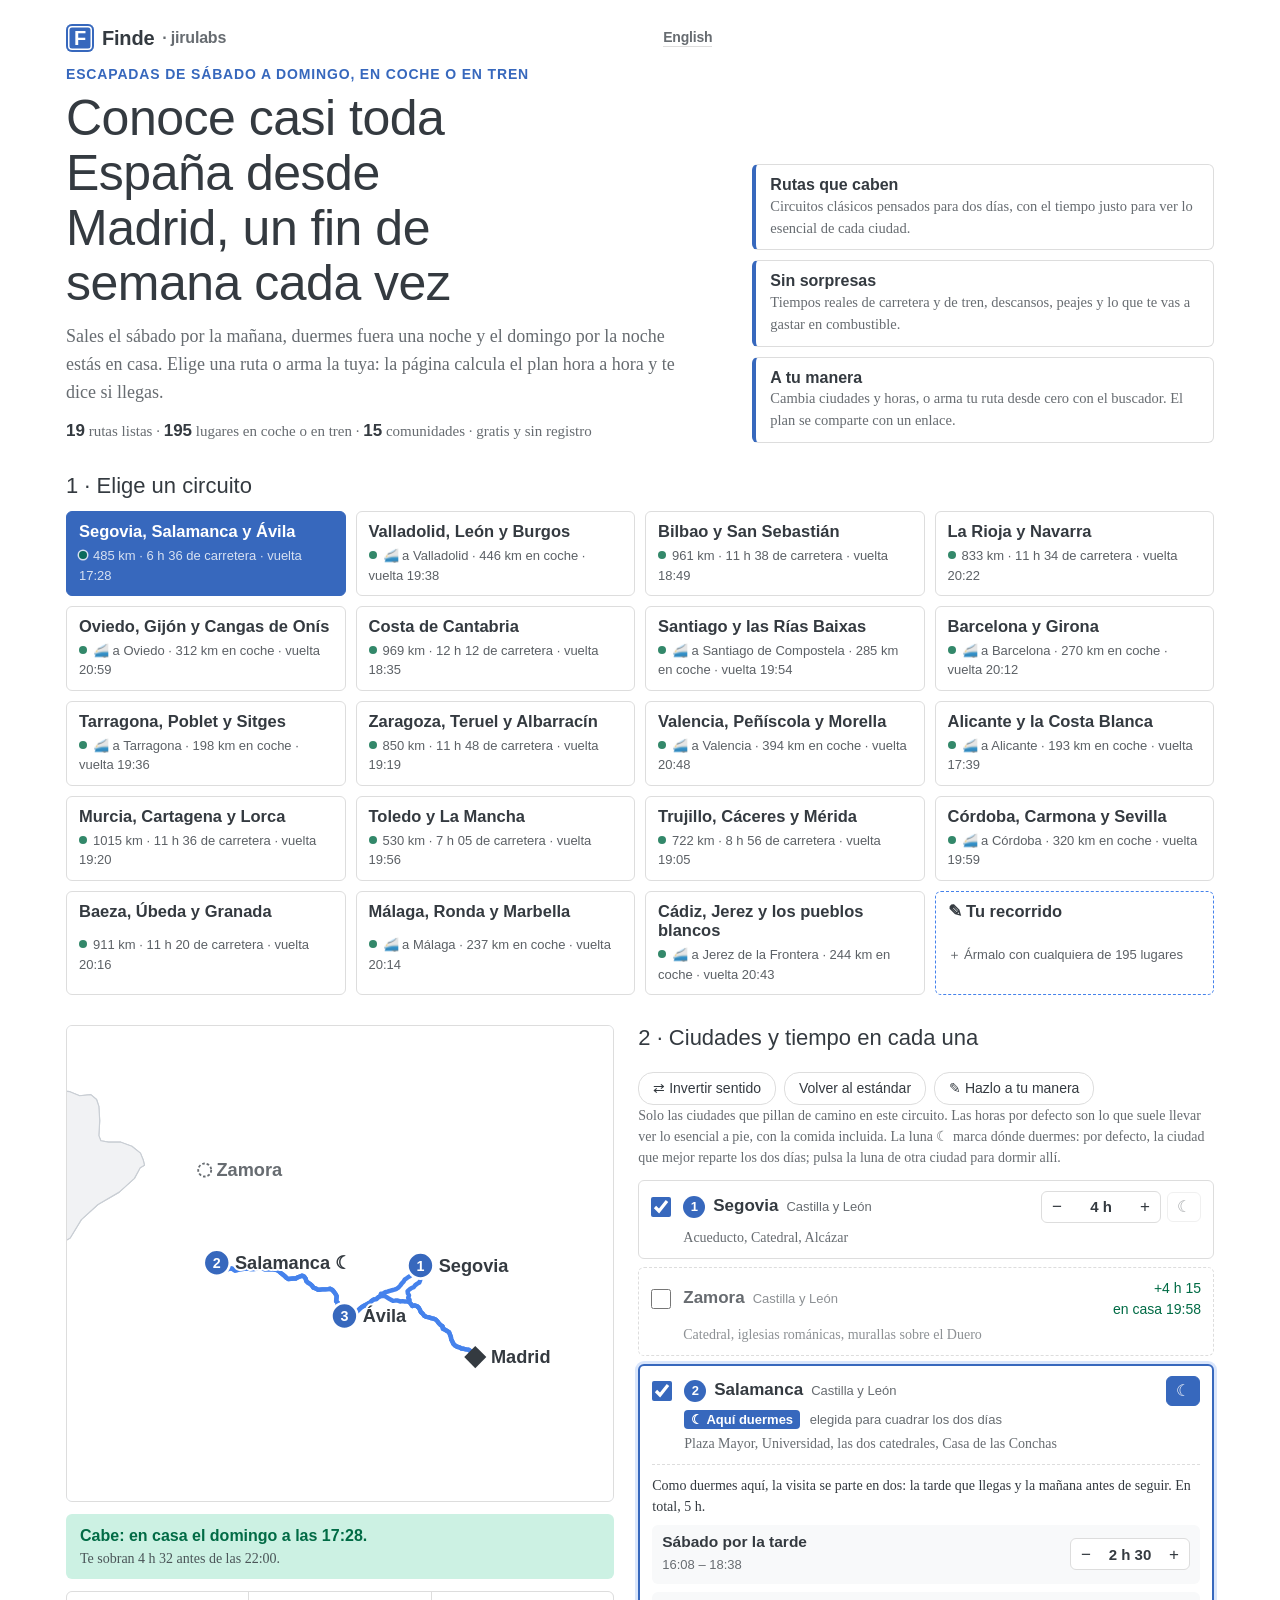
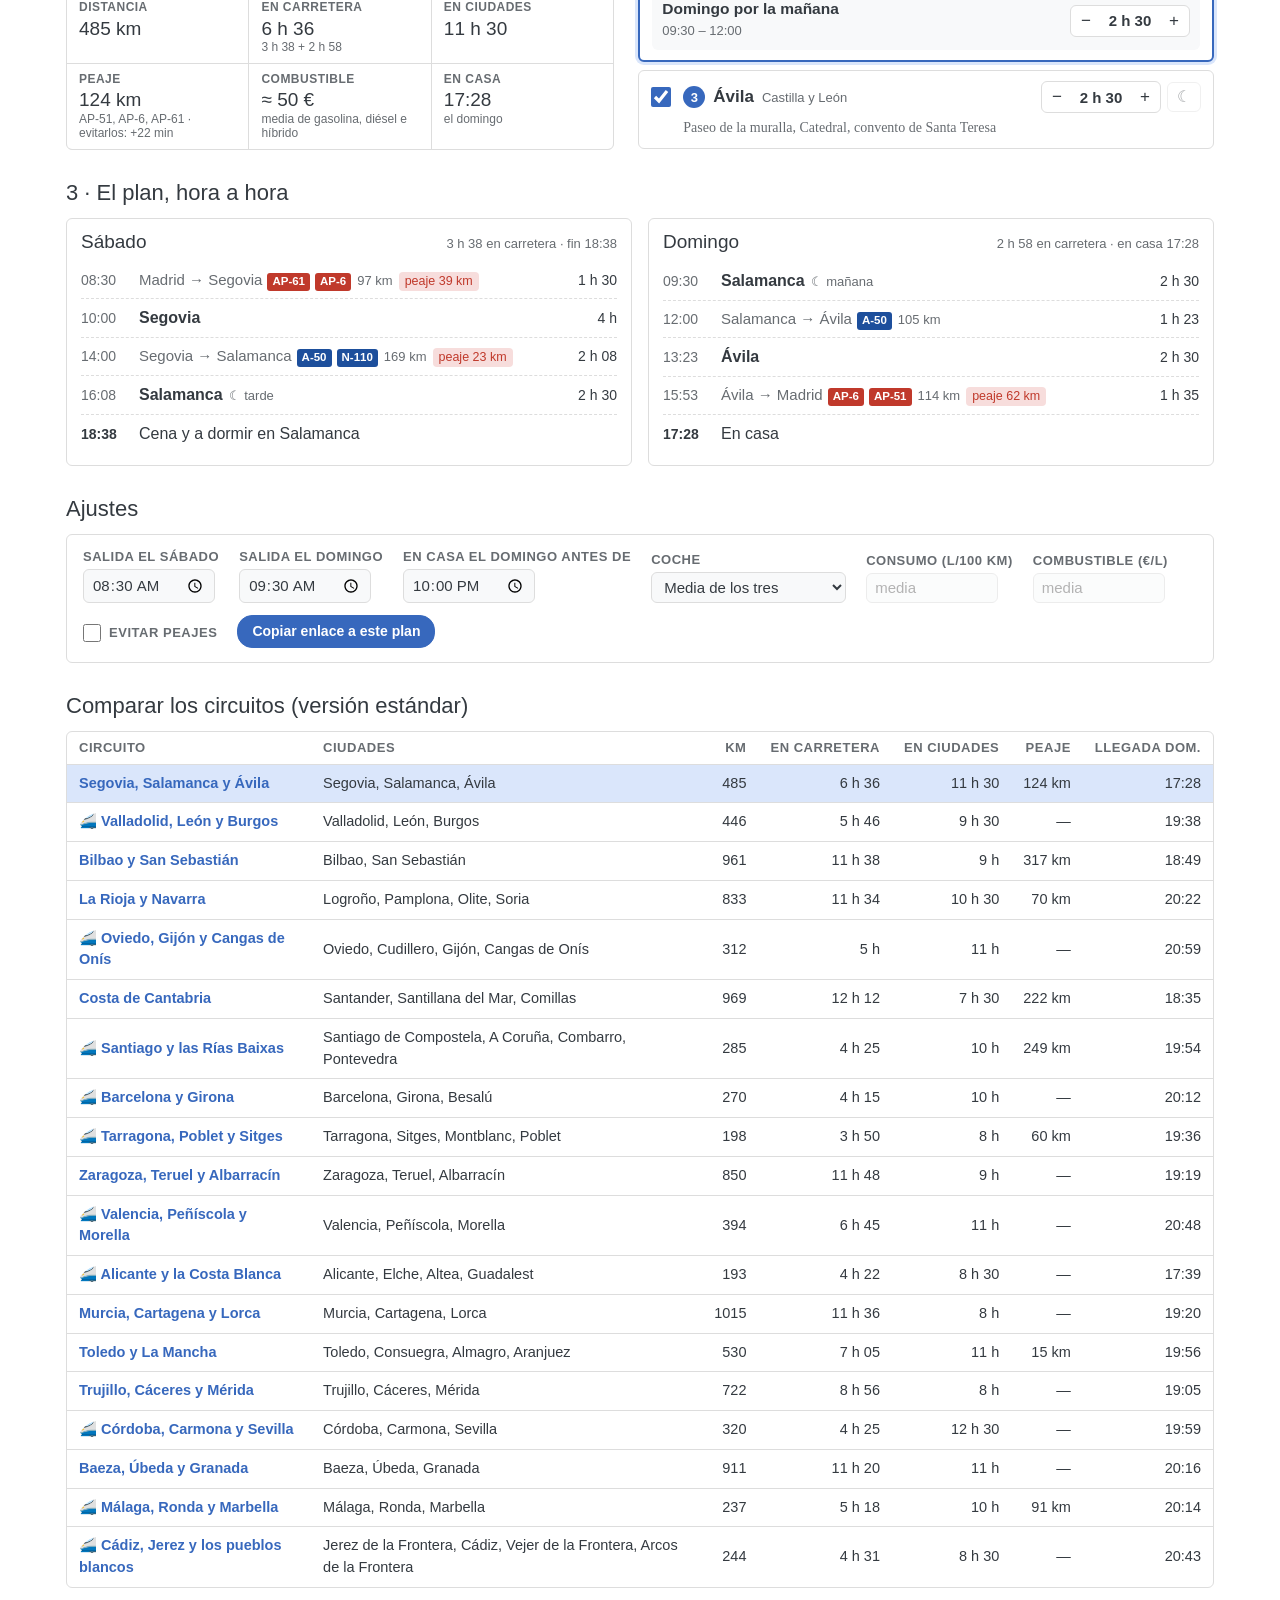
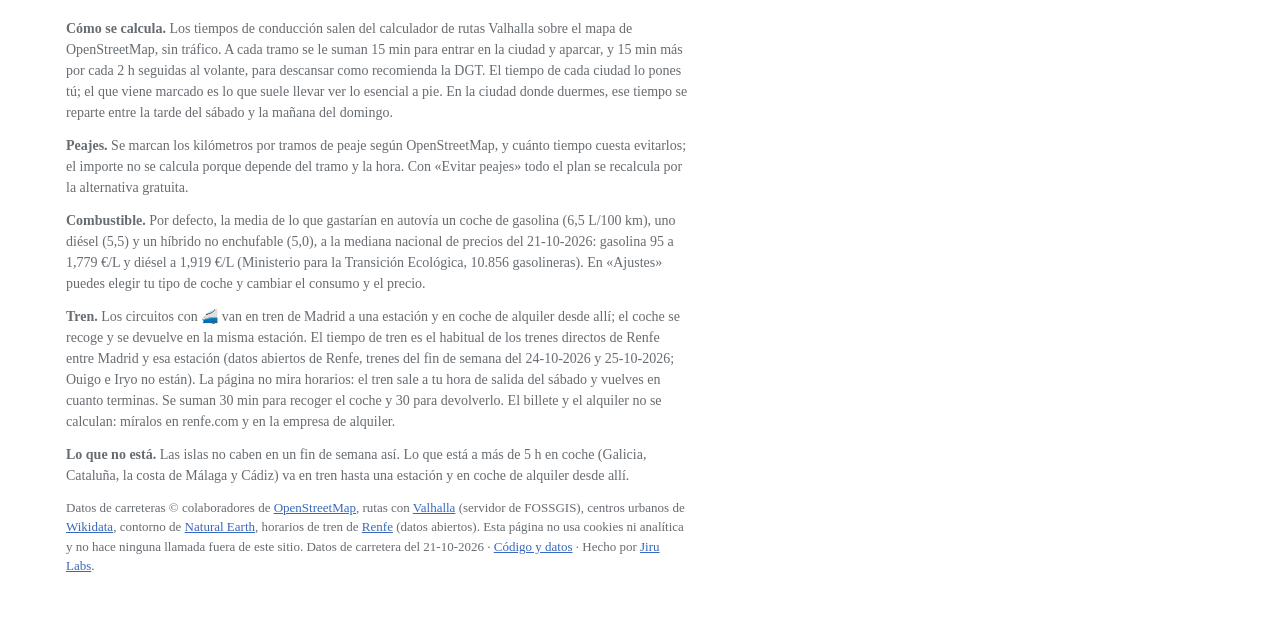
<file: docs/index.html>
<!doctype html>
<html lang="es">
<head>
<meta charset="utf-8">
<meta name="viewport" content="width=device-width,initial-scale=1">
<title>Finde · Conoce casi toda España en escapadas de fin de semana desde Madrid</title>
<meta name="description" content="Rutas de sábado a domingo desde Madrid, en coche o en tren y coche de alquiler: 19 circuitos listos y cerca de doscientos lugares. Elige ciudades, ajusta el tiempo en cada una y comprueba si llegas a casa el domingo.">
<meta name="color-scheme" content="light dark">
<link rel="canonical" href="https://finde.jirulabs.com/">
<link rel="alternate" hreflang="es" href="https://finde.jirulabs.com/">
<link rel="alternate" hreflang="en" href="https://finde.jirulabs.com/en/">
<link rel="alternate" hreflang="x-default" href="https://finde.jirulabs.com/">
<meta property="og:type" content="website">
<meta property="og:url" content="https://finde.jirulabs.com/">
<meta property="og:title" content="Finde · Conoce casi toda España en escapadas de fin de semana desde Madrid">
<meta property="og:description" content="19 rutas listas, en coche o en tren hasta Galicia, Barcelona o Málaga. Sales el sábado, vuelves el domingo y la página te dice si llegas.">
<meta property="og:locale" content="es_ES">
<meta property="og:image" content="https://finde.jirulabs.com/og-es.png">
<meta property="og:image:width" content="1200">
<meta property="og:image:height" content="630">
<meta name="twitter:card" content="summary_large_image">
<link rel="icon" href="favicon.svg" type="image/svg+xml">
<link rel="preload" href="datos.json" as="fetch" crossorigin>
<link rel="stylesheet" href="estilo.css">
<script type="module" src="app.js"></script>
</head>
<body>
<!-- Generado por herramientas/construir.py desde herramientas/plantilla.html y datos/textos.json: no editar aquí. -->
<div class="wrap">
  <header class="cab">
    <div>
      <p class="marca"><span class="senal">F</span> Finde <a href="https://jirulabs.com" class="jl">· jirulabs</a>
        <a href="en/" class="idioma" id="idioma" hreflang="en" lang="en">English</a></p>
      <p class="kicker">Escapadas de sábado a domingo, en coche o en tren</p>
      <h1>Conoce casi toda España desde Madrid, un fin de semana cada vez</h1>
      <p class="lede">Sales el sábado por la mañana, duermes fuera una noche y el domingo por la noche estás en casa. Elige una ruta o arma la tuya: la página calcula el plan hora a hora y te dice si llegas.</p>
      <p class="portada" id="portada"></p>
    </div>
    <ul class="ventajas">
      <li><strong>Rutas que caben</strong>Circuitos clásicos pensados para dos días, con el tiempo justo para ver lo esencial de cada ciudad.</li>
      <li><strong>Sin sorpresas</strong>Tiempos reales de carretera y de tren, descansos, peajes y lo que te vas a gastar en combustible.</li>
      <li><strong>A tu manera</strong>Cambia ciudades y horas, o arma tu ruta desde cero con el buscador. El plan se comparte con un enlace.</li>
    </ul>
  </header>

  <section aria-labelledby="t-circ">
    <h2 id="t-circ" class="seccion">1 · Elige un circuito</h2>
    <div class="circuitos" id="circuitos" role="radiogroup" aria-label="Circuitos"></div>
  </section>

  <section class="principal" aria-labelledby="t-viaje">
    <div class="col-mapa">
      <div class="mapa"><svg id="mapa" role="img" aria-label="Mapa del recorrido"></svg></div>
      <div id="veredicto" class="veredicto" aria-live="polite"></div>
      <dl class="cifras" id="cifras"></dl>
    </div>
    <div class="col-ciudades">
      <div class="titulo-fila">
        <h2 id="t-viaje" class="seccion">2 · Ciudades y tiempo en cada una</h2>
        <div class="acciones">
          <button type="button" id="invertir" class="btn">⇄ Invertir sentido</button>
          <button type="button" id="estandar" class="btn">Volver al estándar</button>
          <button type="button" id="editar" class="btn">✎ Hazlo a tu manera</button>
          <button type="button" id="ordenar" class="btn" hidden>Ordenar para conducir menos</button>
          <button type="button" id="vaciar" class="btn" hidden>Vaciar</button>
        </div>
      </div>
      <div class="modo" id="modo" hidden>
        <div class="seg" role="radiogroup" aria-label="Cómo vas">
          <button type="button" role="radio" data-modo="coche">🚗 En coche desde Madrid</button>
          <button type="button" role="radio" data-modo="tren">🚄 Tren + coche de alquiler</button>
        </div>
        <div class="modo-sel">
          <label id="l-estacion">Tren hasta <select id="estacion"></select></label>
        </div>
        <p class="ayuda" id="ayuda-tren"></p>
      </div>
      <p class="ayuda" id="ayuda-circ">Solo las ciudades que pillan de camino en este circuito. Las horas por defecto son lo que suele llevar ver lo esencial a pie, con la comida incluida. La luna ☾ marca dónde duermes: por defecto, la ciudad que mejor reparte los dos días; pulsa la luna de otra ciudad para dormir allí.</p>
      <p class="ayuda" id="ayuda-propio" hidden>Arma tu propio recorrido con cualquier lugar del buscador: en coche desde Madrid, o en tren hasta una estación y en coche de alquiler desde allí. Cada uno se mete donde menos rodeo supone, con las flechas cambias el orden y la luna ☾ marca dónde duermes.</p>
      <div class="buscador" id="buscador" hidden>
        <input id="buscar" type="search" placeholder="Busca una ciudad o un pueblo…" aria-label="Busca una ciudad o un pueblo…" autocomplete="off" spellcheck="false">
        <p class="sug-tit" id="sug-tit"></p>
        <ul class="resultados" id="resultados"></ul>
      </div>
      <ol class="ciudades" id="ciudades"></ol>
    </div>
  </section>

  <section aria-labelledby="t-itin">
    <h2 id="t-itin" class="seccion">3 · El plan, hora a hora</h2>
    <div class="dias" id="dias"></div>
  </section>

  <section aria-labelledby="t-aj">
    <h2 id="t-aj" class="seccion">Ajustes</h2>
    <div class="ajustes">
      <label>Salida el sábado <input id="s1" type="time" value="08:30"></label>
      <label>Salida el domingo <input id="s2" type="time" value="09:30"></label>
      <label>En casa el domingo antes de <input id="fin" type="time" value="22:00"></label>
      <label>Coche <select id="coche">
        <option value="media">Media de los tres</option>
        <option value="gasolina">Gasolina</option>
        <option value="diesel">Diésel</option>
        <option value="hibrido">Híbrido (no enchufable)</option></select></label>
      <label>Consumo (L/100 km) <input id="l" type="text" inputmode="decimal" autocomplete="off"></label>
      <label>Combustible (€/L) <input id="p" type="text" inputmode="decimal" autocomplete="off"></label>
      <label class="check"><input id="np" type="checkbox"> Evitar peajes</label>
      <button type="button" id="compartir" class="btn btn-fuerte">Copiar enlace a este plan</button>
    </div>
  </section>

  <section aria-labelledby="t-comp">
    <h2 id="t-comp" class="seccion">Comparar los circuitos (versión estándar)</h2>
    <div class="tabla"><table>
      <thead><tr><th>Circuito</th><th>Ciudades</th><th class="n">km</th><th class="n">En carretera</th><th class="n">En ciudades</th><th class="n">Peaje</th><th class="n">Llegada dom.</th></tr></thead>
      <tbody id="comparar"></tbody>
    </table></div>
  </section>

  <footer class="pie" id="pie">
    <p><strong>Cómo se calcula.</strong> Los tiempos de conducción salen del calculador de rutas Valhalla sobre el mapa de OpenStreetMap, sin tráfico. A cada tramo se le suman 15 min para entrar en la ciudad y aparcar, y 15 min más por cada 2 h seguidas al volante, para descansar como recomienda la DGT. El tiempo de cada ciudad lo pones tú; el que viene marcado es lo que suele llevar ver lo esencial a pie. En la ciudad donde duermes, ese tiempo se reparte entre la tarde del sábado y la mañana del domingo.</p>
    <p><strong>Peajes.</strong> Se marcan los kilómetros por tramos de peaje según OpenStreetMap, y cuánto tiempo cuesta evitarlos; el importe no se calcula porque depende del tramo y la hora. Con «Evitar peajes» todo el plan se recalcula por la alternativa gratuita.</p>
    <p id="pie-combustible"></p>
    <p id="pie-tren"></p>
    <p id="fuera"></p>
    <p class="creditos">Datos de carreteras © colaboradores de <a href="https://www.openstreetmap.org/copyright">OpenStreetMap</a>, rutas con <a href="https://valhalla.github.io/valhalla/">Valhalla</a> (servidor de FOSSGIS), centros urbanos de <a href="https://www.wikidata.org">Wikidata</a>, contorno de <a href="https://www.naturalearthdata.com">Natural Earth</a>, horarios de tren de <a href="https://data.renfe.com">Renfe</a> (datos abiertos). Esta página no usa cookies ni analítica y no hace ninguna llamada fuera de este sitio. <span id="generado"></span> · <a href="https://github.com/jiru-labs/finde">Código y datos</a> · Hecho por <a href="https://jirulabs.com">Jiru Labs</a>.</p>
  </footer>
</div>
<noscript><p class="wrap">Esta página necesita JavaScript para calcular los planes.</p></noscript>
</body>
</html>
</file>
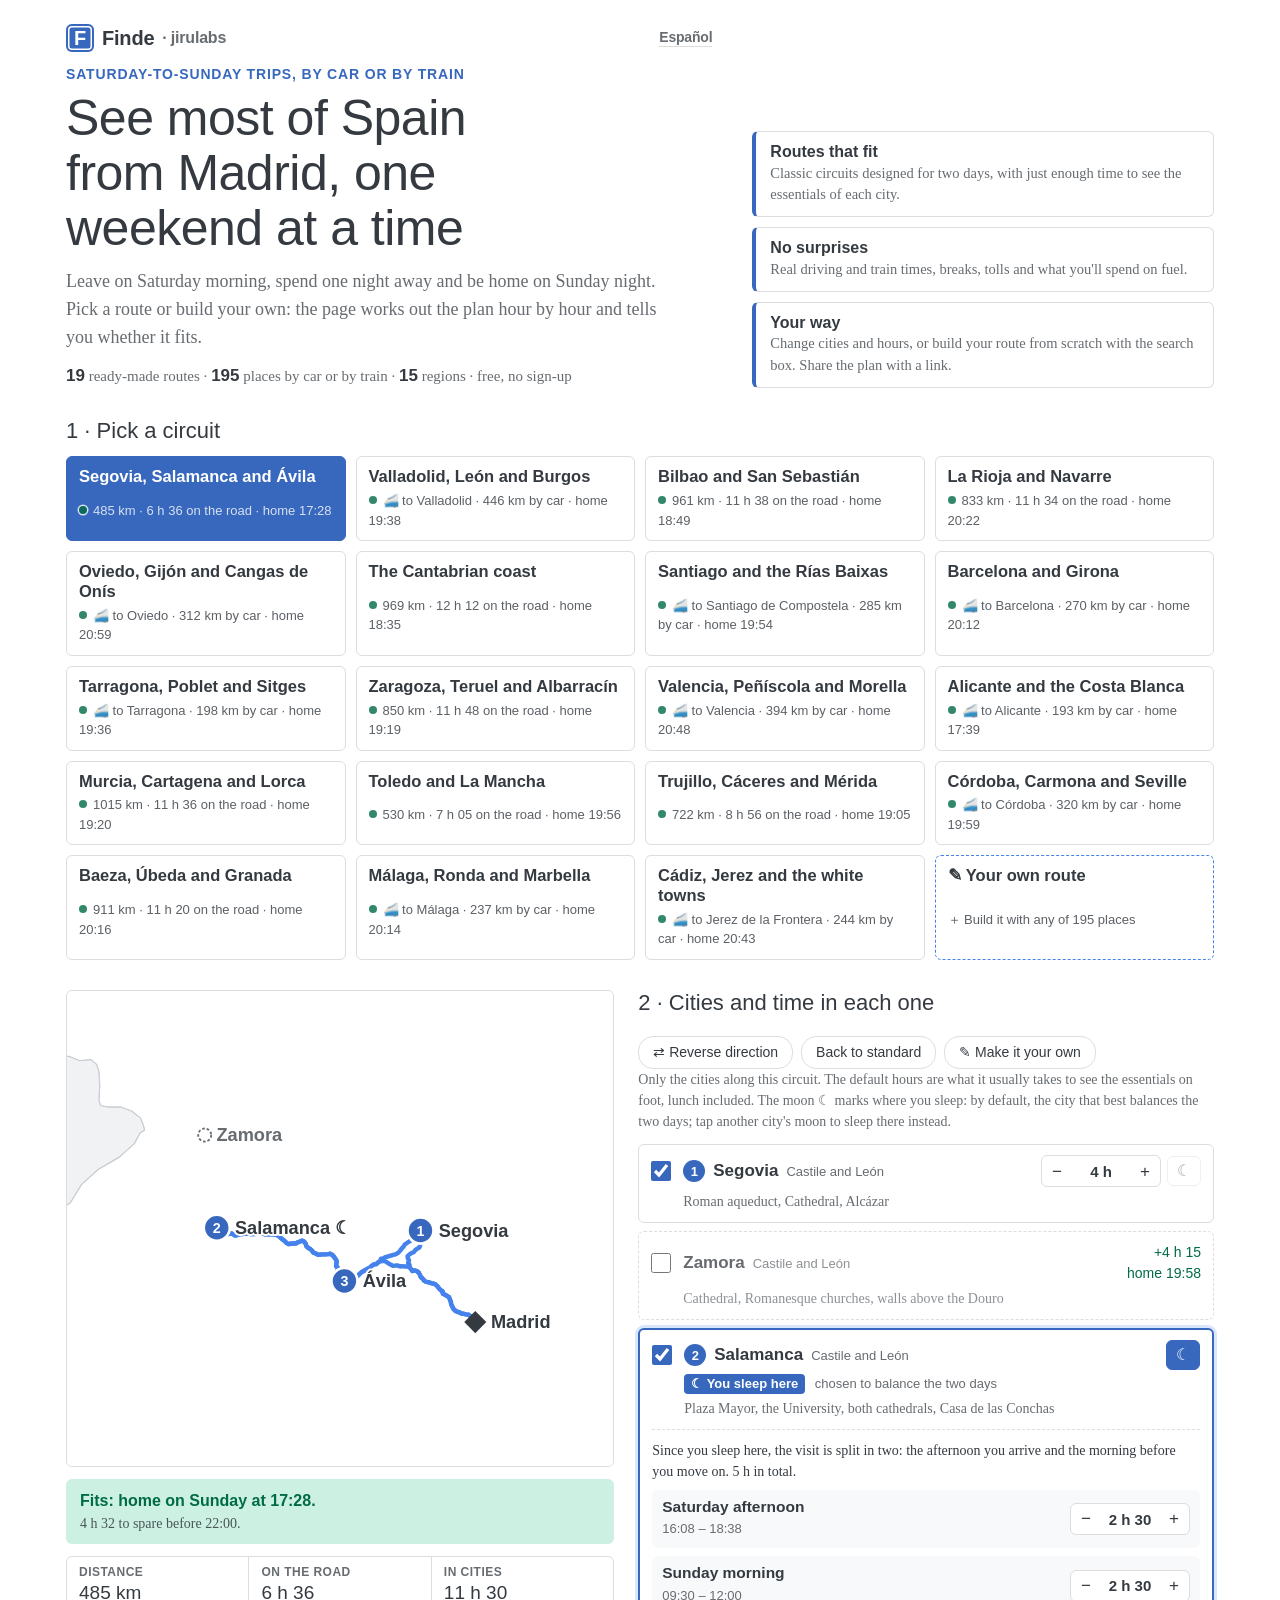
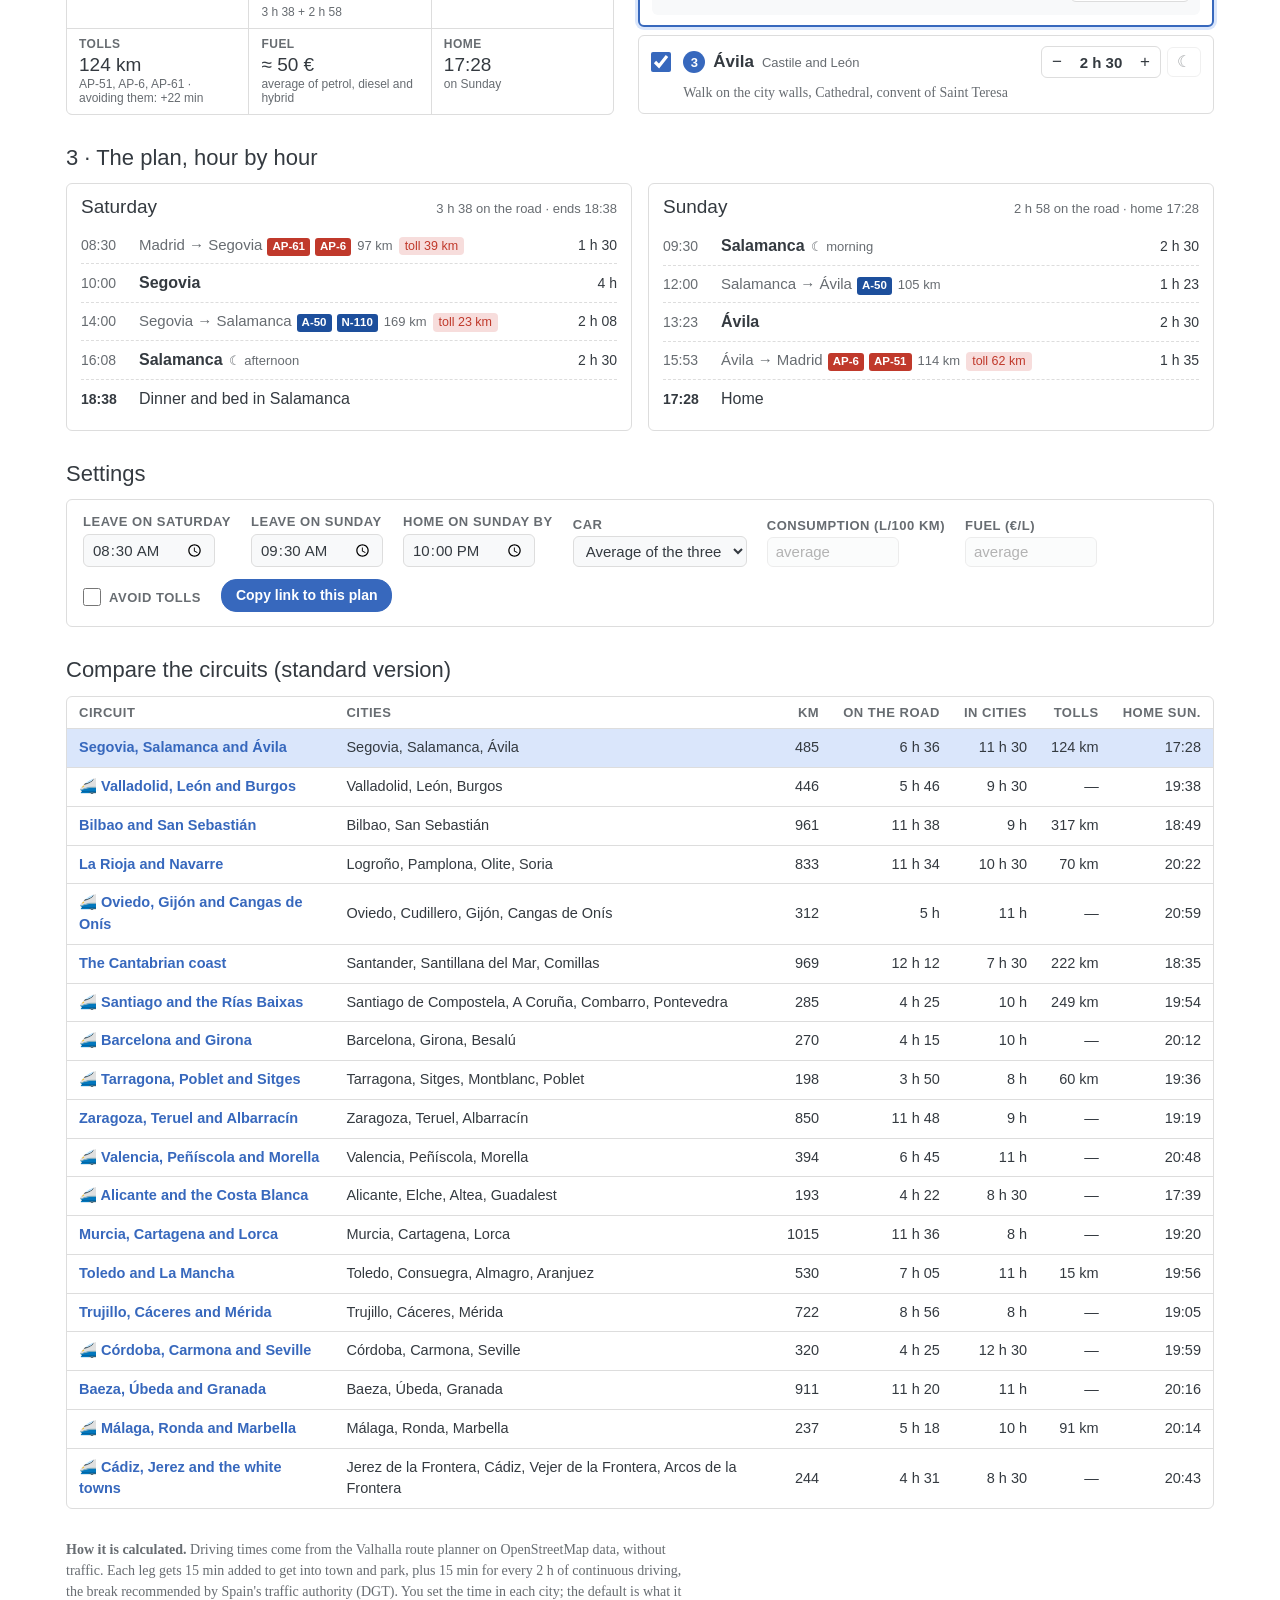
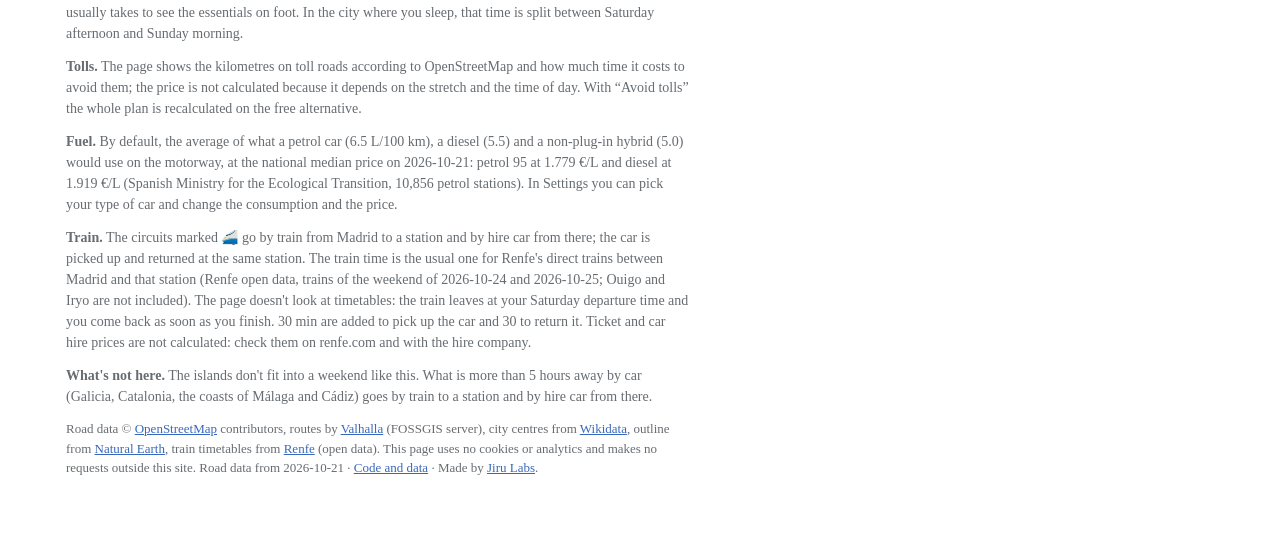
<file: docs/en/index.html>
<!doctype html>
<html lang="en">
<head>
<meta charset="utf-8">
<meta name="viewport" content="width=device-width,initial-scale=1">
<title>Finde · See most of Spain on weekend road trips from Madrid</title>
<meta name="description" content="Saturday-to-Sunday trips from Madrid, by car or by train and hire car: 19 ready-made circuits and nearly two hundred places. Pick the cities, set the time in each one and check that you are home on Sunday.">
<meta name="color-scheme" content="light dark">
<link rel="canonical" href="https://finde.jirulabs.com/en/">
<link rel="alternate" hreflang="es" href="https://finde.jirulabs.com/">
<link rel="alternate" hreflang="en" href="https://finde.jirulabs.com/en/">
<link rel="alternate" hreflang="x-default" href="https://finde.jirulabs.com/">
<meta property="og:type" content="website">
<meta property="og:url" content="https://finde.jirulabs.com/en/">
<meta property="og:title" content="Finde · See most of Spain on weekend road trips from Madrid">
<meta property="og:description" content="19 ready-made routes, by car or by train to Galicia, Barcelona or Málaga. Leave on Saturday, come back on Sunday, and the page tells you if it fits.">
<meta property="og:locale" content="en_GB">
<meta property="og:image" content="https://finde.jirulabs.com/og-en.png">
<meta property="og:image:width" content="1200">
<meta property="og:image:height" content="630">
<meta name="twitter:card" content="summary_large_image">
<link rel="icon" href="../favicon.svg" type="image/svg+xml">
<link rel="preload" href="../datos.json" as="fetch" crossorigin>
<link rel="stylesheet" href="../estilo.css">
<script type="module" src="../app.js"></script>
</head>
<body>
<!-- Generado por herramientas/construir.py desde herramientas/plantilla.html y datos/textos.json: no editar aquí. -->
<div class="wrap">
  <header class="cab">
    <div>
      <p class="marca"><span class="senal">F</span> Finde <a href="https://jirulabs.com/en/" class="jl">· jirulabs</a>
        <a href="../" class="idioma" id="idioma" hreflang="es" lang="es">Español</a></p>
      <p class="kicker">Saturday-to-Sunday trips, by car or by train</p>
      <h1>See most of Spain from Madrid, one weekend at a time</h1>
      <p class="lede">Leave on Saturday morning, spend one night away and be home on Sunday night. Pick a route or build your own: the page works out the plan hour by hour and tells you whether it fits.</p>
      <p class="portada" id="portada"></p>
    </div>
    <ul class="ventajas">
      <li><strong>Routes that fit</strong>Classic circuits designed for two days, with just enough time to see the essentials of each city.</li>
      <li><strong>No surprises</strong>Real driving and train times, breaks, tolls and what you&#x27;ll spend on fuel.</li>
      <li><strong>Your way</strong>Change cities and hours, or build your route from scratch with the search box. Share the plan with a link.</li>
    </ul>
  </header>

  <section aria-labelledby="t-circ">
    <h2 id="t-circ" class="seccion">1 · Pick a circuit</h2>
    <div class="circuitos" id="circuitos" role="radiogroup" aria-label="Circuits"></div>
  </section>

  <section class="principal" aria-labelledby="t-viaje">
    <div class="col-mapa">
      <div class="mapa"><svg id="mapa" role="img" aria-label="Route map"></svg></div>
      <div id="veredicto" class="veredicto" aria-live="polite"></div>
      <dl class="cifras" id="cifras"></dl>
    </div>
    <div class="col-ciudades">
      <div class="titulo-fila">
        <h2 id="t-viaje" class="seccion">2 · Cities and time in each one</h2>
        <div class="acciones">
          <button type="button" id="invertir" class="btn">⇄ Reverse direction</button>
          <button type="button" id="estandar" class="btn">Back to standard</button>
          <button type="button" id="editar" class="btn">✎ Make it your own</button>
          <button type="button" id="ordenar" class="btn" hidden>Reorder to drive less</button>
          <button type="button" id="vaciar" class="btn" hidden>Clear</button>
        </div>
      </div>
      <div class="modo" id="modo" hidden>
        <div class="seg" role="radiogroup" aria-label="How you travel">
          <button type="button" role="radio" data-modo="coche">🚗 By car from Madrid</button>
          <button type="button" role="radio" data-modo="tren">🚄 Train + hire car</button>
        </div>
        <div class="modo-sel">
          <label id="l-estacion">Train to <select id="estacion"></select></label>
        </div>
        <p class="ayuda" id="ayuda-tren"></p>
      </div>
      <p class="ayuda" id="ayuda-circ">Only the cities along this circuit. The default hours are what it usually takes to see the essentials on foot, lunch included. The moon ☾ marks where you sleep: by default, the city that best balances the two days; tap another city&#x27;s moon to sleep there instead.</p>
      <p class="ayuda" id="ayuda-propio" hidden>Build your own route with any place in the search box: by car from Madrid, or by train to a station and by hire car from there. Each one goes where it adds the least detour, the arrows change the order and the moon ☾ marks where you sleep.</p>
      <div class="buscador" id="buscador" hidden>
        <input id="buscar" type="search" placeholder="Search for a city or town…" aria-label="Search for a city or town…" autocomplete="off" spellcheck="false">
        <p class="sug-tit" id="sug-tit"></p>
        <ul class="resultados" id="resultados"></ul>
      </div>
      <ol class="ciudades" id="ciudades"></ol>
    </div>
  </section>

  <section aria-labelledby="t-itin">
    <h2 id="t-itin" class="seccion">3 · The plan, hour by hour</h2>
    <div class="dias" id="dias"></div>
  </section>

  <section aria-labelledby="t-aj">
    <h2 id="t-aj" class="seccion">Settings</h2>
    <div class="ajustes">
      <label>Leave on Saturday <input id="s1" type="time" value="08:30"></label>
      <label>Leave on Sunday <input id="s2" type="time" value="09:30"></label>
      <label>Home on Sunday by <input id="fin" type="time" value="22:00"></label>
      <label>Car <select id="coche">
        <option value="media">Average of the three</option>
        <option value="gasolina">Petrol</option>
        <option value="diesel">Diesel</option>
        <option value="hibrido">Hybrid (non-plug-in)</option></select></label>
      <label>Consumption (L/100 km) <input id="l" type="text" inputmode="decimal" autocomplete="off"></label>
      <label>Fuel (€/L) <input id="p" type="text" inputmode="decimal" autocomplete="off"></label>
      <label class="check"><input id="np" type="checkbox"> Avoid tolls</label>
      <button type="button" id="compartir" class="btn btn-fuerte">Copy link to this plan</button>
    </div>
  </section>

  <section aria-labelledby="t-comp">
    <h2 id="t-comp" class="seccion">Compare the circuits (standard version)</h2>
    <div class="tabla"><table>
      <thead><tr><th>Circuit</th><th>Cities</th><th class="n">km</th><th class="n">On the road</th><th class="n">In cities</th><th class="n">Tolls</th><th class="n">Home Sun.</th></tr></thead>
      <tbody id="comparar"></tbody>
    </table></div>
  </section>

  <footer class="pie" id="pie">
    <p><strong>How it is calculated.</strong> Driving times come from the Valhalla route planner on OpenStreetMap data, without traffic. Each leg gets 15 min added to get into town and park, plus 15 min for every 2 h of continuous driving, the break recommended by Spain's traffic authority (DGT). You set the time in each city; the default is what it usually takes to see the essentials on foot. In the city where you sleep, that time is split between Saturday afternoon and Sunday morning.</p>
    <p><strong>Tolls.</strong> The page shows the kilometres on toll roads according to OpenStreetMap and how much time it costs to avoid them; the price is not calculated because it depends on the stretch and the time of day. With “Avoid tolls” the whole plan is recalculated on the free alternative.</p>
    <p id="pie-combustible"></p>
    <p id="pie-tren"></p>
    <p id="fuera"></p>
    <p class="creditos">Road data © <a href="https://www.openstreetmap.org/copyright">OpenStreetMap</a> contributors, routes by <a href="https://valhalla.github.io/valhalla/">Valhalla</a> (FOSSGIS server), city centres from <a href="https://www.wikidata.org">Wikidata</a>, outline from <a href="https://www.naturalearthdata.com">Natural Earth</a>, train timetables from <a href="https://data.renfe.com">Renfe</a> (open data). This page uses no cookies or analytics and makes no requests outside this site. <span id="generado"></span> · <a href="https://github.com/jiru-labs/finde">Code and data</a> · Made by <a href="https://jirulabs.com/en/">Jiru Labs</a>.</p>
  </footer>
</div>
<noscript><p class="wrap">This page needs JavaScript to calculate the plans.</p></noscript>
</body>
</html>
</file>
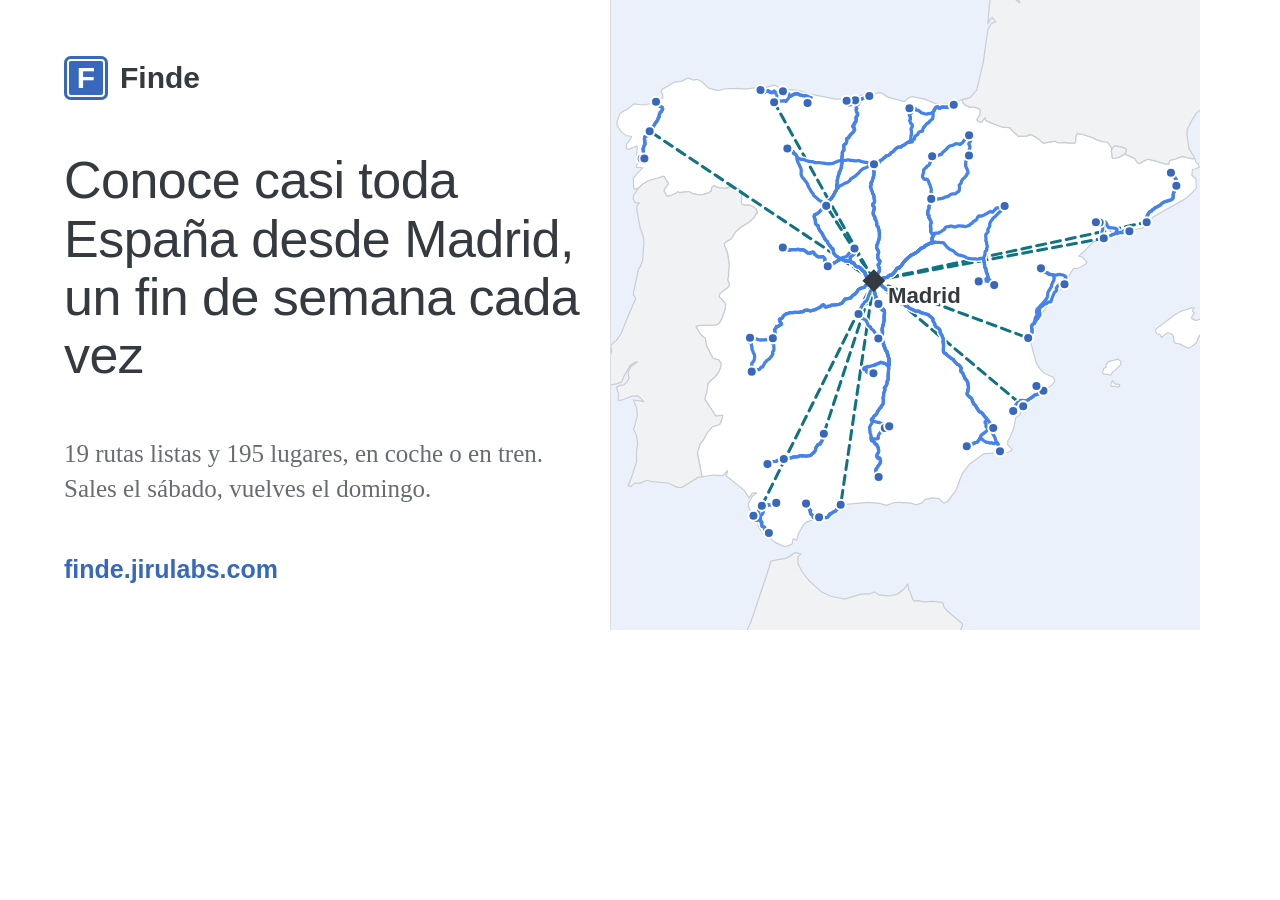
<file: herramientas/og.html>
<!doctype html>
<!-- Imagen para compartir (og-es.png / og-en.png, 1200×630). Se fotografía con un navegador sin
     interfaz, sirviendo la raíz del repo: og.html?lang=es. Ver README, «Imagen para compartir». -->
<html><head><meta charset="utf-8">
<style>
html,body{margin:0;width:1200px;height:630px;overflow:hidden}
body{background:#fff;color:#343a40;font-family:-apple-system,"Segoe UI",Roboto,"Helvetica Neue",Arial,sans-serif;display:grid;grid-template-columns:610px 590px}
.txt{padding:56px 20px 48px 64px;display:flex;flex-direction:column;justify-content:space-between}
.marca{display:flex;align-items:center;gap:12px;font:600 30px/1 -apple-system,"Segoe UI",Roboto,Arial,sans-serif}
.senal{display:inline-grid;place-items:center;width:44px;height:44px;background:#3768bd;color:#fff;border-radius:7px;box-shadow:inset 0 0 0 3px #3768bd,inset 0 0 0 5px #fff}
h1{font:500 52px/1.12 -apple-system,"Segoe UI",Roboto,Arial,sans-serif;margin:0;letter-spacing:-.01em}
p{font:25px/1.4 Georgia,Cambria,"Times New Roman",serif;color:#676c71;margin:0}
.url{font:600 25px/1 -apple-system,"Segoe UI",Roboto,Arial,sans-serif;color:#3768bd}
.mapa{background:#eaf1fb;border-left:1px solid #ddd}
svg{width:590px;height:630px;display:block}
</style></head>
<body>
<div class="txt">
  <div class="marca"><span class="senal">F</span> Finde</div>
  <div><h1 id="h1"></h1></div>
  <p id="sub"></p>
  <div class="url">finde.jirulabs.com</div>
</div>
<div class="mapa"><svg id="m"></svg></div>
<script type="module">
const es = new URLSearchParams(location.search).get("lang") !== "en";
const D = await (await fetch("../docs/datos.json")).json();
document.getElementById("h1").textContent = es ? "Conoce casi toda España desde Madrid, un fin de semana cada vez" : "See most of Spain from Madrid, one weekend at a time";
document.getElementById("sub").textContent = es
  ? `${D.circuitos.length} rutas listas y ${D.catalogo_n} lugares, en coche o en tren. Sales el sábado, vuelves el domingo.`
  : `${D.circuitos.length} ready-made routes and ${D.catalogo_n} places, by car or by train. Leave on Saturday, home on Sunday.`;
// Península entera, con todas las rutas estándar de los circuitos; las de tren salen de su estación.
const vb = [15, -57, 585, 624];   // toda la península, de Baiona a Cadaqués (590×630, misma proporción)
let s = "";
for (const [iso, d] of Object.entries(D.mapa.paises))
  s += `<path d="${d}" fill="${iso === "ESP" ? "#fff" : "#f1f2f4"}" stroke="#c9ced4" stroke-width="1.2"/>`;
const vistos = new Set(); let lineas = "", trenes = "";
for (const c of D.circuitos) {
  const o = c.tren?.estacion ?? "Madrid", seq = [o, ...c.ciudades.filter(x => c.por_defecto.includes(x)), o];
  if (c.tren) {
    const [a, b] = D.ciudades.Madrid.xy, [x, y] = D.ciudades[o].xy;
    trenes += `<line x1="${a}" y1="${b}" x2="${x}" y2="${y}"/>`;
  }
  for (let i = 1; i < seq.length; i++) {
    if (seq[i - 1] === seq[i]) continue;
    const k = [seq[i - 1], seq[i]].sort().join("|");
    if (vistos.has(k)) continue; vistos.add(k);
    lineas += `<polyline points="${D.tramos[k].trazado.map(q => q.join(",")).join(" ")}"/>`;
  }
}
s += `<g stroke="#0f7383" stroke-width="3" stroke-dasharray="9 6" stroke-linecap="round">${trenes}</g>`;
s += `<g fill="none" stroke-linejoin="round" stroke-linecap="round"><g stroke="#fff" stroke-width="6">${lineas}</g><g stroke="#4582ec" stroke-width="3.2">${lineas}</g></g>`;
const ciudades = new Set(D.circuitos.flatMap(c => c.por_defecto));
for (const c of ciudades) { const [x, y] = D.ciudades[c].xy; s += `<circle cx="${x}" cy="${y}" r="5" fill="#3768bd" stroke="#fff" stroke-width="2"/>`; }
const [mx, my] = D.ciudades.Madrid.xy;
s += `<rect x="${mx - 8}" y="${my - 8}" width="16" height="16" fill="#343a40" transform="rotate(45 ${mx} ${my})"/>`;
s += `<text x="${mx + 14}" y="${my + 22}" font-family="-apple-system,Segoe UI,Roboto,Arial,sans-serif" font-weight="600" font-size="22" fill="#343a40" paint-order="stroke" stroke="#fff" stroke-width="4">Madrid</text>`;
const m = document.getElementById("m");
m.setAttribute("viewBox", vb.join(" "));
m.setAttribute("preserveAspectRatio", "xMidYMid slice");
m.innerHTML = s;
document.body.dataset.listo = "1";
</script>
</body></html>
</file>
<file: docs/estilo.css>
/* Finde — estética de Litera (Bootswatch): blanco, azul #4582ec, letra del sistema para la interfaz y
   Georgia para el texto que se lee. Sin fuentes propias. El azul fuerte (--via) es el que lleva texto
   blanco encima (5,4:1); el claro (--via-claro) solo traza líneas y bordes. Los carteles de carretera
   (.via) conservan el azul de autovía y el rojo de peaje: son información, no decoración. */
:root{
  --bg:#fff; --surface:#fff; --tenue:#f8f9fa; --ink:#343a40; --muted:#676c71; --line:#ddd;
  --mar:#eaf1fb; --tierra:#fff; --tierra-otra:#f1f2f4; --borde:#c9ced4;
  --via:#3768bd; --via-claro:#4582ec; --via-suave:#dae6fb; --via-ink:#fff;
  --autovia:#1d4f9c; --autovia-ink:#fff; --peaje:#c0392b; --peaje-bg:#f7dddc; --tren:#0f7383;
  --ok:#016b45; --ok-bg:#ccf1e3; --aviso:#8a5a12; --aviso-bg:#fcefdc; --mal:#b52f2b; --mal-bg:#f7dddc;
  --f-rotulo:-apple-system,BlinkMacSystemFont,"Segoe UI",Roboto,"Helvetica Neue",Arial,"Noto Sans",sans-serif;
  --f-texto:var(--f-rotulo);
  --f-lectura:Georgia,Cambria,"Times New Roman",Times,serif;
  --r:6px; --pastilla:1.078em;
  color-scheme:light;
}
@media (prefers-color-scheme:dark){:root{
  --bg:#212529; --surface:#2b3035; --tenue:#343a40; --ink:#ddd; --muted:#a6abb0; --line:#495057;
  --mar:#1a2433; --tierra:#2b3035; --tierra-otra:#25292d; --borde:#5c636a;
  --via:#8fb4f4; --via-claro:#8fb4f4; --via-suave:#1c2c47; --via-ink:#10213f;
  --autovia:#6fa3e8; --autovia-ink:#0b1118; --peaje:#ff8a80; --peaje-bg:#3a1c1a; --tren:#74c7d4;
  --ok:#67d4ac; --ok-bg:#002517; --aviso:#f6ce95; --aviso-bg:#302310; --mal:#e89895; --mal-bg:#2b1110;
  color-scheme:dark}}

*{box-sizing:border-box}
body{margin:0;background:var(--bg);color:var(--ink);font:400 16px/1.5 var(--f-texto);-webkit-font-smoothing:antialiased}
a{color:var(--via)}
.wrap{max-width:1180px;margin:0 auto;padding:24px 16px 48px;display:grid;grid-template-columns:minmax(0,1fr);gap:30px}
button,input{font:inherit;color:inherit}
:focus-visible{outline:2px solid var(--via-claro);outline-offset:2px}

.marca{font:600 20px/1 var(--f-rotulo);letter-spacing:-.01em;margin:0 0 14px;display:flex;align-items:center;gap:8px}
.senal{display:inline-grid;place-items:center;width:28px;height:28px;background:var(--via);color:var(--via-ink);border-radius:var(--r);box-shadow:inset 0 0 0 2px var(--via),inset 0 0 0 3.5px var(--via-ink)}
.jl{font-weight:600;color:var(--muted);text-decoration:none;font-size:16px}
.jl:hover{color:var(--via)}
h1{font:500 clamp(30px,5vw,46px)/1.1 var(--f-rotulo);margin:0;letter-spacing:-.01em;text-wrap:balance;max-width:22ch}
.lede{margin:12px 0 0;color:var(--muted);max-width:68ch;font-size:17px}
.seccion{font:500 22px/1.2 var(--f-rotulo);margin:0 0 12px}

/* Circuitos */
.circuitos{display:grid;grid-template-columns:repeat(auto-fill,minmax(min(230px,calc(50% - 5px)),1fr));gap:10px}
.circ{display:grid;gap:4px;text-align:left;background:var(--surface);border:1.5px solid var(--line);border-radius:var(--r);padding:10px 12px;cursor:pointer}
.circ:hover{border-color:var(--via-claro)}
.circ[aria-checked="true"]{background:var(--via);border-color:var(--via);color:var(--via-ink)}
.circ strong{font:600 16.5px/1.2 var(--f-rotulo)}
.circ small{font-size:13px;opacity:.8;font-variant-numeric:tabular-nums}
.punto{display:inline-block;width:8px;height:8px;border-radius:50%;margin-right:6px;vertical-align:1px}
.punto.ok{background:var(--ok)} .punto.justo{background:var(--aviso)} .punto.no{background:var(--mal)}
.circ[aria-checked="true"] .punto{box-shadow:0 0 0 1.5px var(--via-ink)}

/* Principal */
.principal{display:grid;grid-template-columns:minmax(0,1fr) minmax(0,1.05fr);gap:24px;align-items:start}
@media (max-width:900px){.principal{grid-template-columns:minmax(0,1fr)}}
.col-mapa{display:grid;gap:12px;position:sticky;top:12px}
@media (max-width:900px){.col-mapa{position:static}}
.mapa{background:var(--mar);border:1px solid var(--line);border-radius:var(--r);overflow:hidden}
.mapa svg{display:block;width:100%;height:auto}
.veredicto{border-radius:var(--r);padding:10px 14px;font-weight:600}
.veredicto.ok{background:var(--ok-bg);color:var(--ok)}
.veredicto.justo{background:var(--aviso-bg);color:var(--aviso)}
.veredicto.no{background:var(--mal-bg);color:var(--mal)}
.veredicto span{display:block;font-weight:400;font-size:14px;color:var(--ink);opacity:.85}
.cifras{display:grid;grid-template-columns:repeat(3,minmax(0,1fr));gap:1px;background:var(--line);border:1px solid var(--line);border-radius:var(--r);overflow:hidden;margin:0}
.cifras div{background:var(--surface);padding:8px 12px}
.cifras dt{font:600 12px/1.2 var(--f-rotulo);text-transform:uppercase;letter-spacing:.04em;color:var(--muted)}
.cifras dd{margin:2px 0 0;font:500 19px/1.25 var(--f-rotulo);font-variant-numeric:tabular-nums}
.cifras dd small{font:400 12px/1.2 var(--f-texto);color:var(--muted);display:block}

.titulo-fila{display:flex;flex-wrap:wrap;justify-content:space-between;align-items:baseline;gap:8px}
.acciones{display:flex;gap:8px;flex-wrap:wrap}
.btn{background:var(--surface);border:1px solid var(--line);border-radius:var(--pastilla);padding:5px 14px;cursor:pointer;font-size:14px}
.btn:hover{border-color:var(--via-claro)}
.btn-fuerte{background:var(--via);color:var(--via-ink);border-color:var(--via);font-weight:600}
.ayuda{margin:0 0 12px;color:var(--muted);font-size:14px}

/* Lista de ciudades */
.ciudades{list-style:none;margin:0;padding:0;display:grid;gap:8px}
.ciudad{background:var(--surface);border:1px solid var(--line);border-radius:var(--r);padding:10px 12px;display:grid;grid-template-columns:auto minmax(0,1fr) auto;gap:4px 12px;align-items:center}
.ciudad.fuera{background:transparent;border-style:dashed}
.ciudad.fuera .nom,.ciudad.fuera .ver{opacity:.75}
.ciudad input[type=checkbox]{width:20px;height:20px;accent-color:var(--via);margin:0}
.nom{font:600 17px/1.2 var(--f-rotulo);display:flex;align-items:baseline;gap:8px;flex-wrap:wrap}
.nom small{font:400 13px/1 var(--f-texto);color:var(--muted)}
.num{display:inline-grid;place-items:center;min-width:22px;height:22px;border-radius:50%;background:var(--via);color:var(--via-ink);font:600 13px/1 var(--f-texto)}
.ver{grid-column:2/4;font-size:14px;color:var(--muted);margin:0}
.ctrl{display:flex;align-items:center;gap:6px;justify-self:end}
.luna{border:1px solid var(--line);background:var(--surface);border-radius:6px;width:34px;height:30px;cursor:pointer;font-size:16px;line-height:1;opacity:.45}
.luna[aria-pressed="true"]{opacity:1;background:var(--via);border-color:var(--via);color:var(--via-ink)}
.paso{display:inline-flex;align-items:center;border:1px solid var(--line);border-radius:6px;overflow:hidden;background:var(--surface)}
.paso button{border:0;background:transparent;width:30px;height:30px;cursor:pointer;font-size:17px}
.paso button:hover{background:var(--tenue)}
.paso output{min-width:58px;text-align:center;font:600 15px/1 var(--f-texto);font-variant-numeric:tabular-nums}
.paso.cambiado output{color:var(--via)}
.coste{font-size:14px;font-variant-numeric:tabular-nums;text-align:right}
.coste.cabe{color:var(--ok)} .coste.nocabe{color:var(--mal)}

/* Días */
.dias{display:grid;grid-template-columns:repeat(2,minmax(0,1fr));gap:16px}
@media (max-width:760px){.dias{grid-template-columns:1fr}}
.dia{background:var(--surface);border:1px solid var(--line);border-radius:var(--r);padding:12px 14px}
.dia h3{font:500 19px/1.2 var(--f-rotulo);margin:0 0 8px;display:flex;justify-content:space-between;gap:10px;flex-wrap:wrap;align-items:baseline}
.dia h3 small{font:400 13px/1 var(--f-texto);color:var(--muted)}
.tl{list-style:none;margin:0;padding:0}
.tl li{display:grid;grid-template-columns:48px minmax(0,1fr) auto;gap:10px;padding:7px 0;border-top:1px dashed var(--line);align-items:baseline}
.tl li:first-child{border-top:0}
.tl time{font-variant-numeric:tabular-nums;color:var(--muted);font-size:14px}
.tl .dur{font-variant-numeric:tabular-nums;font-size:14px;text-align:right;white-space:nowrap}
.tl .coche .que{color:var(--muted);font-size:15px}
.tl .visita .que{font-weight:600}
.tl .fin time{color:var(--ink);font-weight:600}
.via{display:inline-block;font:600 11.5px/1.55 var(--f-rotulo);background:var(--autovia);color:var(--autovia-ink);border-radius:3px;padding:0 5px;margin-left:5px}
.via.ap{background:var(--peaje);color:var(--autovia-ink)}
.etq{font-size:13px;color:var(--muted);margin-left:6px;font-weight:400}
.peaje{display:inline-block;font-size:12.5px;color:var(--peaje);background:var(--peaje-bg);border-radius:4px;padding:0 6px;margin-left:6px}
.aviso{display:block;margin-top:8px;font-size:13.5px;background:var(--aviso-bg);color:var(--aviso);border-radius:var(--r);padding:4px 8px}

/* Ajustes */
.ajustes{display:flex;flex-wrap:wrap;gap:12px 20px;align-items:flex-end;background:var(--surface);border:1px solid var(--line);border-radius:var(--r);padding:14px 16px}
.ajustes label{display:grid;gap:4px;font:600 13px/1.2 var(--f-rotulo);text-transform:uppercase;letter-spacing:.04em;color:var(--muted)}
.ajustes input{font:400 15px/1.2 var(--f-texto);text-transform:none;letter-spacing:0;color:var(--ink);background:var(--tenue);border:1px solid var(--line);border-radius:var(--r);padding:5px 8px;width:132px}

/* Tabla */
.tabla{overflow-x:auto;background:var(--surface);border:1px solid var(--line);border-radius:var(--r)}
table{border-collapse:collapse;width:100%;min-width:820px;font-size:14.5px}
th,td{padding:8px 12px;text-align:left;border-bottom:1px solid var(--line)}
th{font:600 13px/1.2 var(--f-rotulo);text-transform:uppercase;letter-spacing:.04em;color:var(--muted)}
td.n,th.n{text-align:right;font-variant-numeric:tabular-nums;white-space:nowrap}
tbody tr:last-child td{border-bottom:0}
tbody tr.sel td{background:var(--via-suave)}
td button{all:unset;cursor:pointer;font-weight:600;color:var(--via)}
td button:focus-visible{outline:2px solid var(--via-claro)}
td.tarde{color:var(--mal);font-weight:600}

.pie{font-size:14px;color:var(--muted);max-width:80ch;display:grid;gap:4px}
.pie p{margin:0 0 8px}
.creditos{font-size:13px}
.toast{position:fixed;left:50%;bottom:20px;transform:translateX(-50%);background:var(--ink);color:var(--bg);padding:8px 14px;border-radius:6px;font-size:14px}

/* Rótulos del mapa (SVG) */
.rot{font-family:var(--f-rotulo);font-weight:600;fill:var(--ink)}
.rot-madrid{font-weight:700}
.rot-fuera{fill:var(--muted);font-weight:600}
#mapa text:not(.rot){font-family:var(--f-texto)}
.ajustes label.check{display:flex;align-items:center;gap:8px;padding-bottom:6px}
.ajustes label.check input{width:18px;height:18px;accent-color:var(--via);margin:0}

/* Idioma */
.idioma{margin-left:auto;font:600 14px/1 var(--f-texto);color:var(--muted);text-decoration:none;border-bottom:1px solid var(--line);padding-bottom:2px}
.idioma:hover{color:var(--via);border-bottom-color:var(--via)}
.marca{flex-wrap:wrap}

/* La ciudad donde se duerme */
.ciudad.noche{border:2px solid var(--via);box-shadow:0 0 0 3px var(--via-suave)}
.chip-noche{grid-column:2/4;margin:0;font-size:13px;color:var(--muted)}
.chip-noche span{display:inline-block;background:var(--via);color:var(--via-ink);font:600 13px/1.5 var(--f-texto);border-radius:4px;padding:0 7px;margin-right:6px}
.partido{grid-column:1/4;display:grid;gap:8px;margin-top:6px;padding-top:10px;border-top:1px dashed var(--line)}
.partido-txt{margin:0;font-size:14px;color:var(--ink)}
.mitad{display:flex;justify-content:space-between;align-items:center;gap:12px;flex-wrap:wrap;background:var(--tenue);border-radius:6px;padding:8px 10px}
.mitad strong{display:block;font:600 15.5px/1.2 var(--f-rotulo)}
.mitad small{font-size:13px;color:var(--muted);font-variant-numeric:tabular-nums}

/* Ajustes: selector de coche y campos apagados con «media» */
.ajustes select{font:400 15px/1.2 var(--f-texto);text-transform:none;letter-spacing:0;color:var(--ink);background:var(--tenue);border:1px solid var(--line);border-radius:var(--r);padding:5px 8px}
.ajustes input:disabled{opacity:.55}

/* «Tu recorrido» */
.circ-propio{border-style:dashed;border-color:var(--via-claro)}
.circ-propio strong::before{content:"✎ "}
.buscador{display:grid;gap:8px;margin-bottom:12px}
.buscador input{font:400 16px/1.3 var(--f-texto);color:var(--ink);background:var(--surface);border:1px solid var(--via-claro);border-radius:var(--r);padding:10px 12px;width:100%}
.sug-tit{margin:2px 0 0;font-size:13.5px;color:var(--muted)}
.resultados{list-style:none;margin:0;padding:0;display:grid;gap:6px}
.res{all:unset;box-sizing:border-box;width:100%;display:flex;justify-content:space-between;align-items:center;gap:12px;background:var(--surface);border:1px solid var(--line);border-radius:var(--r);padding:8px 12px;cursor:pointer}
.res:hover:not([disabled]),.res:focus-visible{border-color:var(--via-claro);outline:none;box-shadow:0 0 0 .25rem color-mix(in srgb,var(--via-claro) 25%,transparent)}
.res[disabled]{cursor:default;opacity:.6}
.res-nom{font:600 16px/1.25 var(--f-rotulo);min-width:0}
.res-nom small{font:400 13px/1 var(--f-texto);color:var(--muted);margin-left:4px}
.res-ver{display:block;font:400 13px/1.35 var(--f-texto);color:var(--muted);margin-top:2px}
.res-coste{font-size:13.5px;font-variant-numeric:tabular-nums;text-align:right;white-space:nowrap}
.res-coste .cabe{color:var(--ok)} .res-coste .nocabe{color:var(--mal)}
.mover{display:grid;gap:2px}
.mover button,.quitar{border:1px solid var(--line);background:var(--surface);border-radius:var(--r);width:26px;height:22px;cursor:pointer;font-size:13px;line-height:1;padding:0;color:var(--ink)}
.mover button[disabled]{opacity:.3;cursor:default}
.quitar{width:30px;height:30px;font-size:14px}
.quitar:hover{border-color:var(--mal);color:var(--mal)}
[hidden]{display:none!important}
@media (max-width:460px){.res{flex-direction:column;align-items:flex-start}.res-coste{text-align:left}}

/* Portada */
.cab{display:grid;grid-template-columns:minmax(0,1.4fr) minmax(0,1fr);gap:20px 40px;align-items:end}
@media (max-width:900px){.cab{grid-template-columns:1fr}}
.kicker{margin:0 0 8px;font:600 14px/1.2 var(--f-rotulo);text-transform:uppercase;letter-spacing:.06em;color:var(--via)}
.cab h1{font-size:clamp(32px,5.2vw,50px);max-width:19ch}
.portada{margin:14px 0 0;font-size:15px;color:var(--muted)}
.portada b{font:600 17px/1 var(--f-rotulo);color:var(--ink)}
.ventajas{list-style:none;margin:0;padding:0;display:grid;gap:10px}
.ventajas li{background:var(--surface);border:1px solid var(--line);border-left:4px solid var(--via);border-radius:6px;padding:10px 14px;font-size:14.5px;color:var(--muted)}
.ventajas strong{display:block;font:600 16px/1.3 var(--f-rotulo);color:var(--ink)}

/* Cómo se va: en coche o en tren + coche de alquiler */
.modo{display:grid;gap:8px;min-width:0;margin:0 0 12px;background:var(--surface);border:1px solid var(--line);border-radius:var(--r);padding:10px 12px}
.seg{display:flex;border:1px solid var(--line);border-radius:var(--pastilla);overflow:hidden;width:fit-content;max-width:100%}
.seg button{flex:1 1 auto;min-width:0}
.seg button{border:0;background:transparent;padding:6px 12px;cursor:pointer;font-size:14px;color:var(--ink)}
.seg button+button{border-left:1px solid var(--line)}
.seg button[aria-checked="true"]{background:var(--via);color:var(--via-ink);font-weight:600}
.modo-sel{display:flex;flex-wrap:wrap;gap:8px 16px}
.modo-sel label{display:grid;flex:1 1 220px;gap:4px;font:600 13px/1.2 var(--f-rotulo);text-transform:uppercase;letter-spacing:.04em;color:var(--muted);min-width:0}
.modo-sel select{width:100%;font:400 15px/1.2 var(--f-texto);text-transform:none;letter-spacing:0;color:var(--ink);background:var(--tenue);border:1px solid var(--line);border-radius:var(--r);padding:5px 8px;max-width:100%}
.modo .ayuda{margin:0;font-size:13px}
.tl .tren .que{color:var(--tren);font-size:15px;font-weight:600}
.tl .alquiler .que{color:var(--muted);font-size:14px;font-style:italic}
.tipo{display:inline-block;font:600 11.5px/1.55 var(--f-rotulo);background:var(--tren);color:var(--surface);border-radius:3px;padding:0 5px;margin-left:5px}

/* Litera: lo que se LEE va en Georgia; la interfaz, en la letra del sistema */
.lede,.portada,.ayuda,.ver,.ventajas li,.partido-txt,.res-ver,.pie p,.veredicto span,.sug-tit{font-family:var(--f-lectura)}
.lede{font-size:18px;line-height:1.55}
</file>
